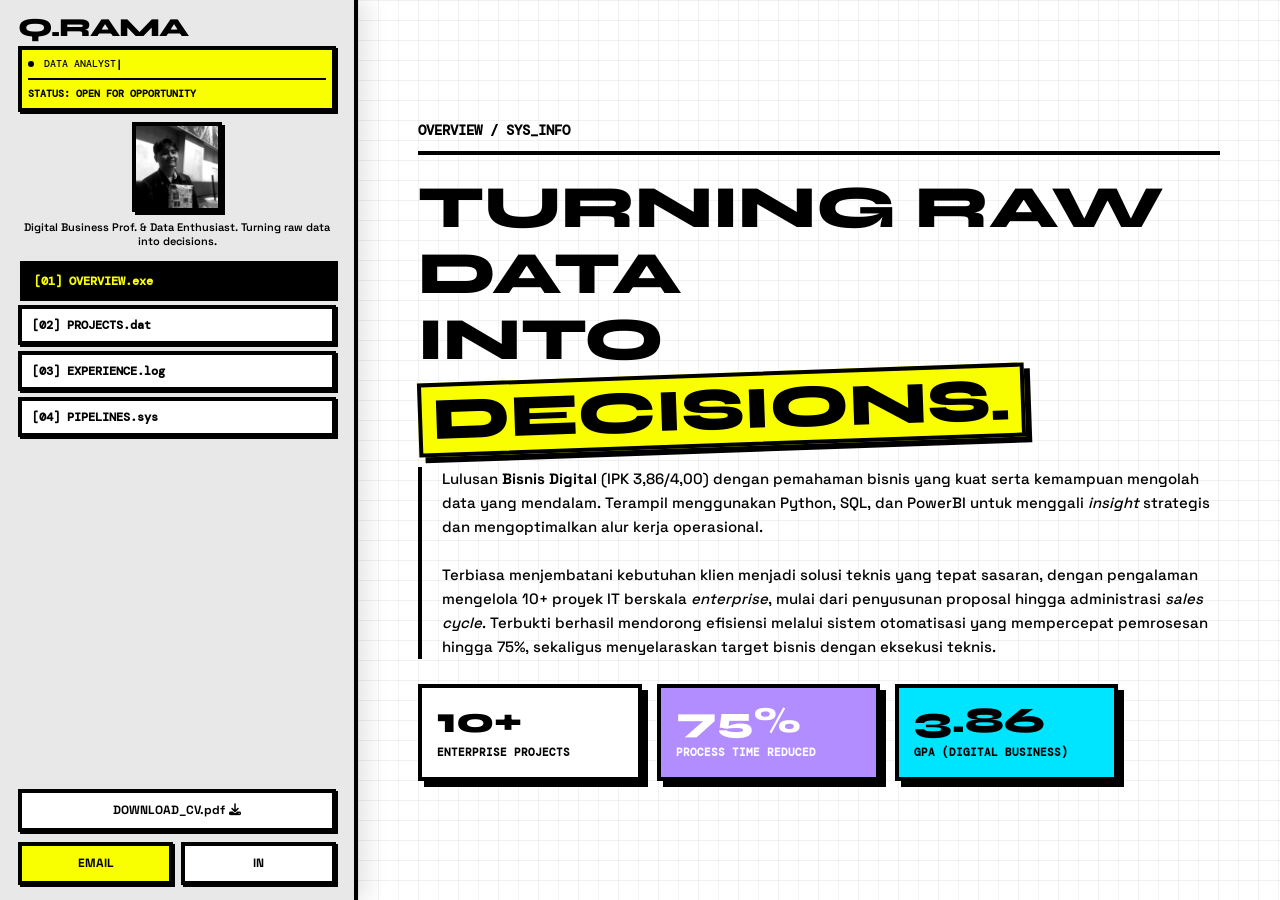
<file: index.html>
<!DOCTYPE html>
<html lang="id">
<head>
  <meta charset="UTF-8">
  <meta name="viewport" content="width=device-width, initial-scale=1.0">
  <title>Q.RAMA | DATA TERMINAL</title>

  <!-- Fonts -->
  <link rel="preconnect" href="https://fonts.googleapis.com">
  <link rel="preconnect" href="https://fonts.gstatic.com" crossorigin>
  <link href="https://fonts.googleapis.com/css2?family=Space+Grotesk:wght@400;600;700&family=Syne:wght@600;800&family=DM+Mono:wght@400;500&display=swap" rel="stylesheet">
  <link rel="stylesheet" href="https://cdnjs.cloudflare.com/ajax/libs/font-awesome/6.5.2/css/all.min.css">

  <!-- CSS -->
  <link rel="stylesheet" href="style.css">
</head>
<body>

  <div class="terminal-layout">

    <!-- ================= PANEL KIRI (CONTROL CENTER) ================= -->
    <aside class="control-panel">

      <div class="cp-header">
        <!-- Hapus efek kedip di sini -->
        <h1 class="logo-text">Q.RAMA</h1>

        <div class="status-box bg-yellow">
          <!-- Efek Typing Dinamis -->
          <div style="margin-bottom: 6px;">
            <span class="status-dot"></span> <span id="typing-text"></span><span class="typing-cursor">|</span>
          </div>
          <!-- Status Baru -->
          <div style="border-top: 2px solid black; padding-top: 6px; font-weight: 700;">
            STATUS: OPEN FOR OPPORTUNITY
          </div>
        </div>
      </div>

      <div class="cp-profile">
        <div class="photo-brutal">
          <img src="images/home3.jpeg" alt="Quinasa Rama">
        </div>
        <p class="profile-desc">Digital Business Prof. & Data Enthusiast. Turning raw data into decisions.</p>
      </div>

      <nav class="cp-nav">
        <button class="nav-btn active" onclick="switchPanel('cmd-overview')">[01] OVERVIEW.exe</button>
        <button class="nav-btn" onclick="switchPanel('cmd-projects')">[02] PROJECTS.dat</button>
        <button class="nav-btn" onclick="switchPanel('cmd-experience')">[03] EXPERIENCE.log</button>
        <button class="nav-btn" onclick="switchPanel('cmd-pipelines')">[04] PIPELINES.sys</button>
      </nav>

      <div class="cp-footer">
        <a href="CV_Quinasa Rama.pdf" target="_blank" class="action-btn bg-white w-100">DOWNLOAD_CV.pdf <i class="fas fa-download"></i></a>
        <div class="social-grid mt-2">
          <a href="mailto:quinasarama@gmail.com" class="action-btn bg-yellow w-100">EMAIL</a>
          <a href="https://linkedin.com/in/quinasa-rama-63125a259/" target="_blank" class="action-btn bg-white w-100">IN</a>
        </div>
      </div>

    </aside>

    <!-- ================= PANEL KANAN (DISPLAY CANVAS) ================= -->
    <main class="display-canvas">

      <!-- SCREEN 1: OVERVIEW -->
      <section id="cmd-overview" class="screen active">
        <h2 class="screen-title">OVERVIEW <span>/ SYS_INFO</span></h2>

        <h1 class="giant-headline">
          TURNING RAW DATA <br> INTO <span class="bg-yellow px-2 border-black rotate-text">DECISIONS.</span>
        </h1>

        <!-- KONTEN CV: SUMMARY -->
        <div class="text-block">
            <p>Lulusan <strong>Bisnis Digital</strong> (IPK 3,86/4,00) dengan pemahaman bisnis yang kuat serta kemampuan mengolah data yang mendalam. Terampil menggunakan Python, SQL, dan PowerBI untuk menggali <em>insight</em> strategis dan mengoptimalkan alur kerja operasional.</p>
            <br>
            <p>Terbiasa menjembatani kebutuhan klien menjadi solusi teknis yang tepat sasaran, dengan pengalaman mengelola 10+ proyek IT berskala <em>enterprise</em>, mulai dari penyusunan proposal hingga administrasi <em>sales cycle</em>. Terbukti berhasil mendorong efisiensi melalui sistem otomatisasi yang mempercepat pemrosesan hingga 75%, sekaligus menyelaraskan target bisnis dengan eksekusi teknis.</p>
        </div>

        <div class="metrics-grid mt-4">
          <div class="metric-box bg-white">
            <h3 class="metric-val">10+</h3>
            <p class="metric-label">Enterprise Projects</p>
          </div>
          <div class="metric-box bg-purple text-white">
            <h3 class="metric-val text-white">75%</h3>
            <p class="metric-label">Process Time Reduced</p>
          </div>
          <div class="metric-box bg-cyan">
            <h3 class="metric-val">3.86</h3>
            <p class="metric-label">GPA (Digital Business)</p>
          </div>
        </div>
      </section>

      <!-- SCREEN 2: PROJECTS (HORIZONTAL SCROLL) -->
      <section id="cmd-projects" class="screen">
        <h2 class="screen-title">PROJECTS <span>/ DATA_VAULT</span></h2>

        <div class="horizontal-scroll-container">

          <!-- DW Project -->
          <div class="brutal-card-h">
            <div class="card-img-wrap">
              <img src="images/dw-architecture.png" alt="Data Warehouse" class="card-img">
              <span class="tag-floating bg-yellow">DATA ENG</span>
            </div>
            <div class="card-body">
              <h3>Enterprise SQL Data Warehouse</h3>
              <p>Membangun arsitektur Medallion dari nol untuk menganalisis jutaan baris data CRM & ERP. Menemukan insight strategis produk unggulan.</p>

              <!-- Wrapper tombol & tags agar tidak berantakan -->
              <div style="margin-top: auto;">
                <button class="action-btn bg-white w-100 mb-2" onclick="openProject('dw')">VIEW DETAILS</button>
                <div class="tech-tags">
                  <span>SQL Server</span><span>Medallion</span><span>Power BI</span>
                </div>
              </div>
            </div>
          </div>

          <!-- Churn Predictor -->
          <div class="brutal-card-h bg-black text-yellow">
            <div class="card-img-wrap border-yellow">
              <img src="images/foto-1.png" alt="Churn Prediction" class="card-img">
              <span class="tag-floating bg-purple text-white border-yellow">MACHINE LEARNING</span>
            </div>
            <div class="card-body">
              <h3 class="text-yellow">Customer Churn Predictor</h3>
              <p class="text-white">Mendeteksi nasabah berisiko churn via model SVC. Dideploy secara live ke web app untuk digunakan oleh tim bisnis.</p>

              <!-- Wrapper tombol & tags -->
              <div style="margin-top: auto;">
                <button class="action-btn bg-white w-100 mb-2" onclick="openProject('churn')">VIEW DETAILS</button>
                <div class="tech-tags">
                  <span class="bg-white text-black" style="border-color: var(--yellow);">Python</span><span class="bg-white text-black" style="border-color: var(--yellow);">Flask</span><span class="bg-white text-black" style="border-color: var(--yellow);">SVC</span>
                </div>
              </div>
            </div>
          </div>

          <!-- Segmentation -->
          <div class="brutal-card-h">
            <div class="card-img-wrap">
              <img src="images/foto-2.png" alt="Segmentation" class="card-img">
              <span class="tag-floating bg-cyan">MACHINE LEARNING</span>
            </div>
            <div class="card-body">
              <h3>Mall Customer Segmentation</h3>
              <p>Unsupervised learning K-Means clustering untuk menemukan 5 segmen pelanggan tersembunyi demi optimasi ROI marketing.</p>

              <!-- Wrapper tombol & tags -->
              <div style="margin-top: auto;">
                <button class="action-btn bg-white w-100 mb-2" onclick="openProject('segmentation')">VIEW DETAILS</button>
                <div class="tech-tags">
                  <span>K-Means</span><span>Plotly</span><span>Python</span>
                </div>
              </div>
            </div>
          </div>

        </div>
        <p class="scroll-hint"><i class="fas fa-arrows-alt-h"></i> SCROLL HORIZONTALLY TO EXPLORE MORE</p>
      </section>

      <!-- SCREEN 3: EXPERIENCE (DATA TABLE STRUCTURE) -->
      <section id="cmd-experience" class="screen">
        <h2 class="screen-title">EXPERIENCE <span>/ EXEC_LOG</span></h2>

        <!-- KONTEN CV: WORK EXPERIENCE -->
        <table class="brutal-table">
          <thead>
            <tr>
              <th width="15%">TIMEFRAME</th>
              <th width="25%">ROLE & ORG</th>
              <th width="50%">IMPACT / DESCRIPTION</th>
              <th width="10%">DOCS</th>
            </tr>
          </thead>
          <tbody>
            <tr>
              <td class="bg-yellow fw-700">2026<br><small>Jun - Aug</small></td>
              <td>
                <h4 class="table-role">Business Dev. Exec</h4>
                <span class="table-org">PT Accelist Lentera Indonesia</span>
              </td>
              <td>Memfasilitasi siklus 10+ proyek IT untuk akun kunci (Toyota & Isuzu). Menerjemahkan kebutuhan bisnis menjadi <em>blueprint</em> IT. Menyusun estimasi biaya & <em>Scope of Work</em> (SoW) berbasis data alokasi sumber daya.</td>
              <td class="text-center">
                <button onclick="openGallery('accelist')" class="action-btn bg-white w-100">VIEW</button>
              </td>
            </tr>
            <tr>
              <td class="bg-cyan fw-700">2025<br><small>Feb - Jul</small></td>
              <td>
                <h4 class="table-role">Digital & IT Infra Intern</h4>
                <span class="table-org">PT MRT Jakarta (Perseroda)</span>
              </td>
              <td>Menganalisis performa infrastruktur (TVM & MyMRTJ Lite) dengan Python. Membuat aplikasi Android untuk otomasi registrasi barang, memangkas waktu proses 75% untuk 2000+ item. Melakukan UI/UX Testing untuk <em>onboarding</em> penyewa.</td>
              <td class="text-center">
                <button onclick="openGallery('mrt')" class="action-btn bg-white w-100">VIEW</button>
              </td>
            </tr>
            <tr>
              <td class="bg-pink fw-700">2023<br><small>Mar - Aug</small></td>
              <td>
                <h4 class="table-role">IoT Product Leader (PKM-KC)</h4>
                <span class="table-org">Kemendikbudristek RI</span>
              </td>
              <td>Mendapatkan pendanaan nasional (Top 12% dari 42.000+ proposal). Memimpin <em>end-to-end development</em> prototipe produk MVP IoT berbasis <em>Design Thinking</em> & UI/UX Figma.</td>
              <td class="text-center">
                <button onclick="openGallery('pkm')" class="action-btn bg-white w-100">VIEW</button>
              </td>
            </tr>
          </tbody>
        </table>
      </section>

      <!-- SCREEN 4: PIPELINES -->
      <section id="cmd-pipelines" class="screen">
        <h2 class="screen-title">PIPELINES <span>/ AUTOMATION_SCRIPTS</span></h2>

        <div class="pipeline-grid">

          <div class="pipeline-box bg-purple text-white">
            <div class="pipe-head border-yellow border-bottom pb-2">
              <h3 class="text-white"><i class="fas fa-satellite-dish"></i> INDO FINTECH RADAR</h3>
              <span class="brutal-badge bg-yellow text-black border-yellow">IN PROGRESS</span>
            </div>
            <div class="pipe-body pt-2">
              <p>Automated intelligence pipeline via n8n & Supabase. Menarik 4 API harian, mendeteksi anomali via Python Z-score, dan men-generate ringkasan AI via LLM.</p>
              <div class="tech-tags mt-2">
                <span class="bg-black text-white border-yellow">n8n</span>
                <span class="bg-black text-white border-yellow">Python</span>
                <span class="bg-black text-white border-yellow">LLM API</span>
              </div>
            </div>
          </div>

          <div class="pipeline-box bg-white">
            <div class="pipe-head border-black border-bottom pb-2">
              <h3><i class="fas fa-bolt"></i> FINTECH PULSE MONITOR</h3>
              <span class="brutal-badge bg-cyan text-black">LIVE</span>
            </div>
            <div class="pipe-body pt-2">
              <p>Sistem hands-free yang menarik data Kurs harian via API ke Google Sheets dan mendistribusikan digest otomatis ke Telegram Bot setiap pagi.</p>
              <div class="tech-tags mt-2">
                <span class="bg-light text-black">Google Sheets</span>
                <span class="bg-light text-black">Telegram Bot</span>
              </div>
            </div>
          </div>

        </div>
      </section>

    </main>
  </div>

  <!-- ================= GALERI FOTO MODAL (Untuk Experience View) ================= -->
  <!-- Tambahkan onclick="closeGallery()" pada overlay gelap untuk "Click Outside to Close" -->
  <div id="gallery-modal" class="brutal-modal-overlay" onclick="if(event.target === this) closeGallery()">
    <div class="brutal-modal-box bg-white">
      <div class="modal-header border-bottom pb-2 mb-3" style="display:flex; justify-content:space-between; align-items:center;">
        <h2 id="gallery-title" style="font-family:var(--font-display); text-transform:uppercase;">DOCUMENTATION</h2>
        <button class="action-btn bg-pink" onclick="closeGallery()">CLOSE [X]</button>
      </div>

      <!-- Slider Gallery -->
      <div class="brutal-slider-wrapper">
        <button class="brutal-slider-btn prev" onclick="moveGallery(-1)"><i class="fas fa-chevron-left"></i></button>
        <button class="brutal-slider-btn next" onclick="moveGallery(1)"><i class="fas fa-chevron-right"></i></button>
        <div class="brutal-slider-track" id="gallery-track">
          <!-- Images injected by JS -->
        </div>
      </div>

      <div id="gallery-caption" class="bg-yellow border-black mt-2" style="padding: 12px; font-family: var(--font-mono); font-size: 14px; font-weight: 700; text-align: center; text-transform: uppercase; box-shadow: 4px 4px 0px var(--black);">
          <!-- Text injected by JS -->
      </div>
    </div>
  </div>

  <!-- ================= PROJECT DETAILS MODAL ================= -->
  <!-- Tambahkan onclick="closeProject()" pada overlay gelap untuk "Click Outside to Close" -->
  <div id="project-modal" class="brutal-modal-overlay" onclick="if(event.target === this) closeProject()">
    <div class="brutal-modal-box bg-white">
      <div class="modal-header border-bottom pb-2 mb-3" style="display:flex; justify-content:space-between; align-items:center;">
        <h2 id="project-title" style="font-family:var(--font-display); text-transform:uppercase;">PROJECT TITLE</h2>
        <button class="action-btn bg-yellow" onclick="closeProject()">CLOSE [X]</button>
      </div>
      <div id="project-content" style="font-size: 15px; font-weight: 500; line-height: 1.6; max-height: 50vh; overflow-y: auto; padding-right: 10px;">
          <!-- Detail disuntikkan oleh JS -->
      </div>
    </div>
  </div>

  <!-- Scripts -->
  <script>
      /* PANELS SWITCHING LOGIC */
      function switchPanel(panelId) {
        document.querySelectorAll('.screen').forEach(el => el.classList.remove('active'));
        document.getElementById(panelId).classList.add('active');
        document.querySelectorAll('.nav-btn').forEach(btn => btn.classList.remove('active'));
        event.currentTarget.classList.add('active');
      }

      /* GALLERY LOGIC (Experience Docs) */
      const galleryData = {
        'accelist': [
          { src: 'images/Accelist1.jpg',  caption: 'Dokumentasi bersama Management PT Accelist Lentera Indonesia' },
          { src: 'images/Accelist2.jpg', caption: 'Surat Rekomendasi PT Accelist Lentera Indonesia' }
        ],
        'mrt': [
          { src: 'images/mrt_foto1.jpeg', caption: 'Presentasi penggunaan produk Martishop dengan tim internal' },
          { src: 'images/mrt_foto2.jpeg', caption: 'Foto bersama Departemen IT & Infrastructure Business PT MRT Jakarta' },
          { src: 'images/mrt_foto3.jpg', caption: 'Bidang kerja selama magang di PT MRT Jakarta' },
          { src: 'images/SertifikatMagang.jpg', caption: 'Sertifikat Magang PT MRT Jakarta' }
        ],
        'pkm': [
          { src: 'images/pkm_foto1.jpg', caption: 'Sertifikat PKM-KC dari Kemendikbudristek RI' },
          { src: 'images/pkm_foto2.jpg', caption: 'Sertifikat PKM-KC dari Universitas Negeri Jakarta' },
          { src: 'images/pkm_foto3.png', caption: 'Deskripsi Scope of Work kegiatan PKM-KC 1' },
          { src: 'images/pkm_foto4.png', caption: 'Deskripsi Scope of Work kegiatan PKM-KC 2' },
          { src: 'images/pkm_foto5.png', caption: 'Deskripsi Scope of Work kegiatan PKM-KC 3' }
        ]
      };

      window.galleryState = {
          index: 0,
          key: ''
      };

      function openGallery(key) {
        const track = document.getElementById('gallery-track');
        const title = document.getElementById('gallery-title');
        const captionBox = document.getElementById('gallery-caption');

        if (!galleryData[key]) {
            console.error("Data galeri tidak ditemukan untuk kunci:", key);
            return;
        }

        track.innerHTML = '';
        window.galleryState.key = key;
        window.galleryState.index = 0;
        title.innerText = key + " DOCS";

        galleryData[key].forEach(item => {
          const img = document.createElement('img');
          img.src = item.src;
          track.appendChild(img);
        });

        track.style.transform = `translateX(0)`;
        captionBox.innerText = galleryData[key][0].caption;
        document.getElementById('gallery-modal').classList.add('active');
      }

      function closeGallery() {
        document.getElementById('gallery-modal').classList.remove('active');
      }

      function moveGallery(direction) {
        const track = document.getElementById('gallery-track');
        const captionBox = document.getElementById('gallery-caption');

        const currentKey = window.galleryState.key;
        const slidesCount = galleryData[currentKey].length;

        if(slidesCount === 0) return;

        window.galleryState.index += direction;

        if (window.galleryState.index < 0) {
            window.galleryState.index = slidesCount - 1;
        } else if (window.galleryState.index >= slidesCount) {
            window.galleryState.index = 0;
        }

        track.style.transform = `translateX(-${window.galleryState.index * 100}%)`;
        captionBox.innerText = galleryData[currentKey][window.galleryState.index].caption;
      }

      /* ================= TYPING EFFECT LOGIC ================= */
      const roles = ["DATA ANALYST", "BUSINESS ANALYST", "BI DEVELOPER"]; // Saya update agar lebih relevan dengan Data & Business
      let roleIndex = 0;
      let charIndex = 0;
      let isDeleting = false;

      function typeEffect() {
        const currentRole = roles[roleIndex];
        const textElement = document.getElementById("typing-text");

        if (isDeleting) {
          textElement.innerText = currentRole.substring(0, charIndex - 1);
          charIndex--;
        } else {
          textElement.innerText = currentRole.substring(0, charIndex + 1);
          charIndex++;
        }

        let timer = isDeleting ? 50 : 100;

        if (!isDeleting && charIndex === currentRole.length) {
          timer = 2000;
          isDeleting = true;
        } else if (isDeleting && charIndex === 0) {
          isDeleting = false;
          roleIndex = (roleIndex + 1) % roles.length;
        }
        setTimeout(typeEffect, timer);
      }

      document.addEventListener("DOMContentLoaded", typeEffect);


      /* ================= PROJECT POP-UP LOGIC ================= */
      const projectDetails = {
        'dw': {
          title: "Enterprise SQL Data Warehouse",
          content: "<p><strong>Objektif:</strong><br>Sistem pelaporan di perusahaan sangat lambat karena data CRM dan ERP yang terpencar di berbagai sumber.</p><br><p><strong>Solusi Teknis:</strong><br>Merancang <em>automated data warehouse</em> yang mengintegrasikan seluruh data dari berbagai sumber (CRM/ERP).<br>Diimplementasikan menggunakan <strong>Medallion Architecture (Bronze, Silver, Gold layers)</strong> di SQL Server.<br>Mendesain struktur <em>Star Schema</em> melalui <em>automated ETL pipelines</em>.</p><br><p><strong>Dampak Bisnis (Impact):</strong><br>Waktu pemrosesan dan ekstraksi pelaporan berkurang drastis, memungkinkan laporan dilakukan secara *real-time*.<br>Mampu memberikan <em>strategic insight</em> dengan mengidentifikasi *single product category* yang mendrive >90% total revenue untuk menentukan panduan strategi penjualan.</p>"
        },
        'churn': {
          title: "Customer Churn Predictor Web App",
          content: "<p><strong>Objektif:</strong><br>Bank perlu mendeteksi kemungkinan nasabah berpindah (<em>churn</em>) lebih awal untuk melakukan tindakan pencegahan.</p><br><p><strong>Solusi Teknis:</strong><br>Mengembangkan ML Pipeline yang membandingkan 4 model klasifikasi algoritma (Random Forest, Logistic Regression, XGBoost, dll).<br>Mencapai <strong>0.77 recall score</strong> menggunakan model <em>Support Vector Classification (SVC)</em>.<br>Membangun aplikasi web (<em>Predictive Web Application</em>) dengan <strong>Flask (Python)</strong>.</p><br><p><strong>Dampak Bisnis (Impact):</strong><br>Mentransisikan model *Machine Learning* dari sekadar *Jupyter notebook* statis menjadi *tool* bisnis yang *live* dan interaktif. Tim bisnis kini bisa memprediksi nasabah *churn* secara <em>real-time</em> untuk mengeksekusi strategi retensi proaktif.</p>"
        },
        'segmentation': {
          title: "Mall Customer Segmentation",
          content: "<p><strong>Objektif:</strong><br>Strategi marketing <em>mall</em> yang tidak efisien karena kampanye dipukul rata tanpa melihat profil belanja spesifik pelanggan.</p><br><p><strong>Solusi Teknis:</strong><br>Menerapkan pendekatan <em>unsupervised learning</em> (K-Means Clustering) menggunakan Python (Pandas, Scikit-learn).<br>Menganalisis anomali data serta melakukan reduksi dimensi, kemudian memvisualisasikannya via <strong>Plotly</strong>.</p><br><p><strong>Dampak Bisnis (Impact):</strong><br>Berhasil mengekstraksi 5 persona pelanggan tersembunyi (*hidden patterns*). Ini sangat vital untuk mengoptimalkan ROI <em>marketing</em> melalui promosi target yang jauh lebih efisien.</p>"
        }
      };

      function openProject(key) {
        document.getElementById('project-title').innerText = projectDetails[key].title;
        document.getElementById('project-content').innerHTML = projectDetails[key].content;
        document.getElementById('project-modal').classList.add('active');
      }

      function closeProject() {
        document.getElementById('project-modal').classList.remove('active');
      }
  </script>
</body>
</html>
</file>
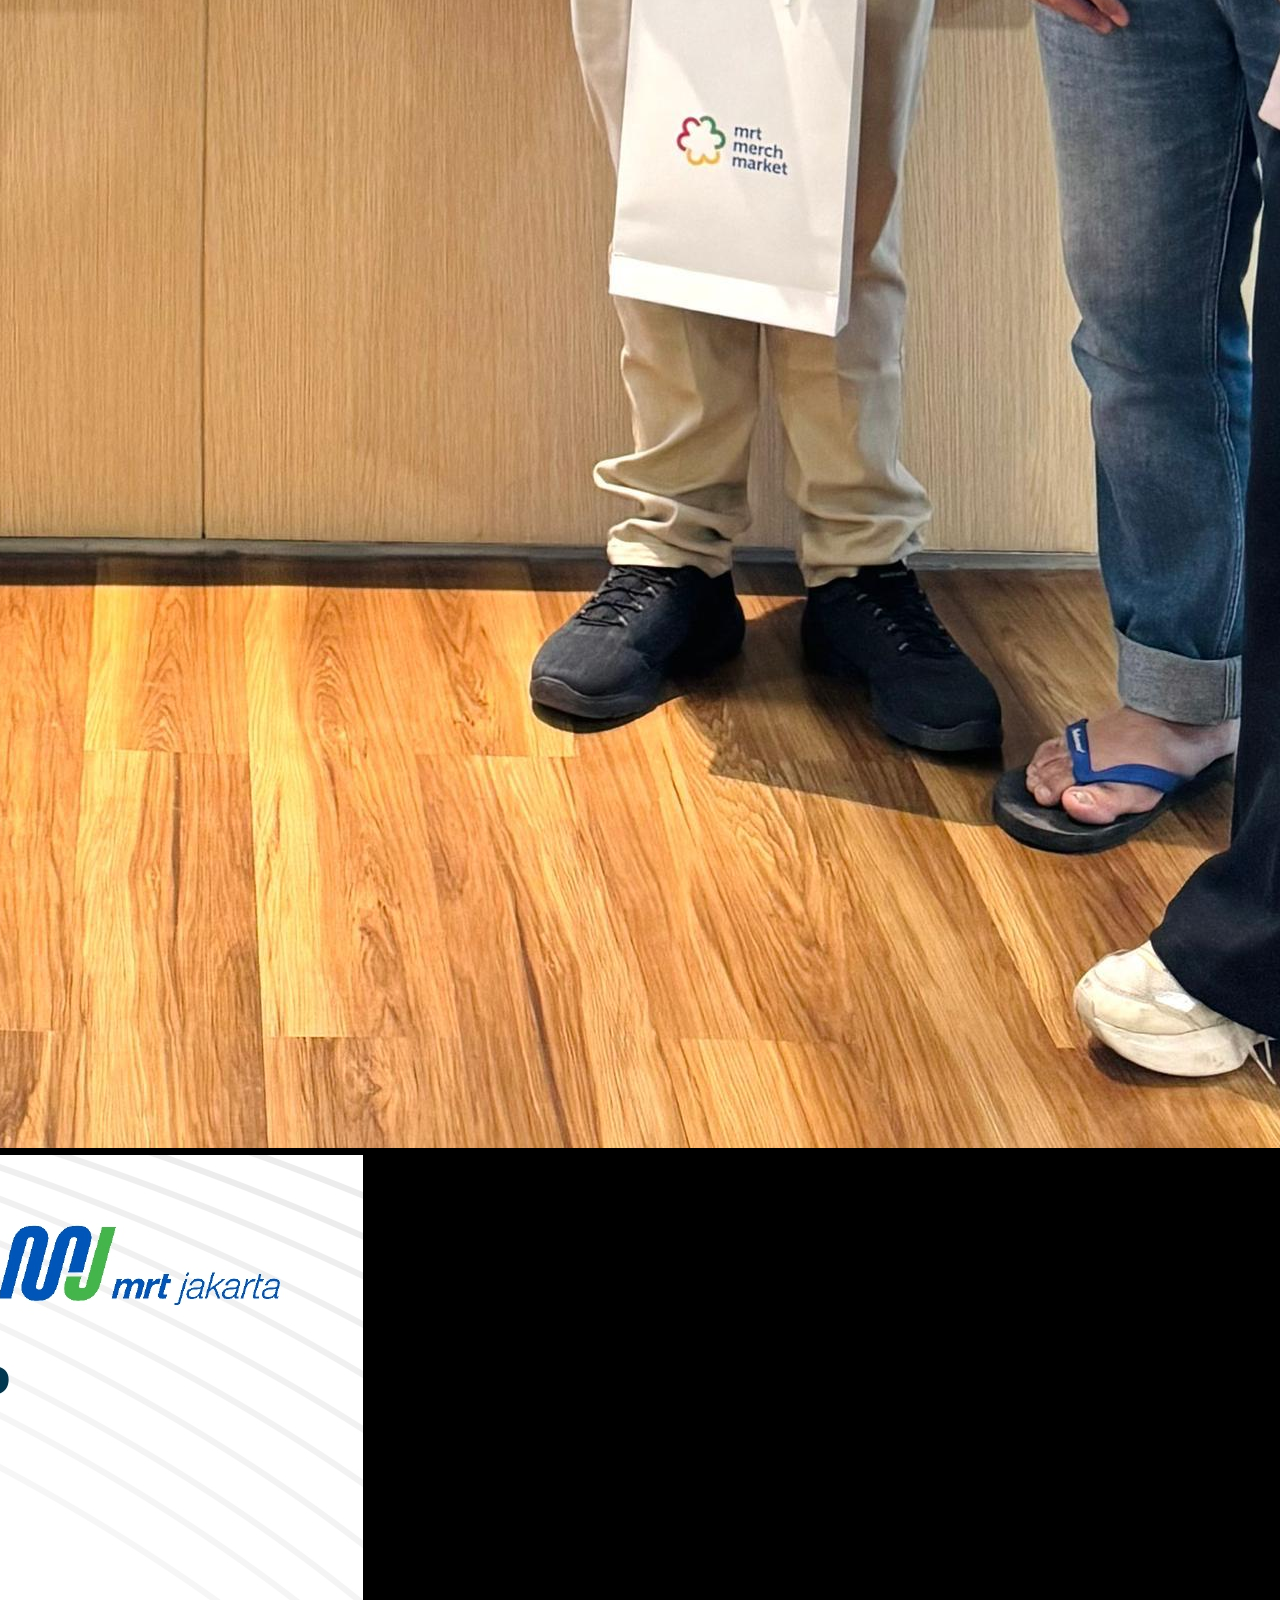
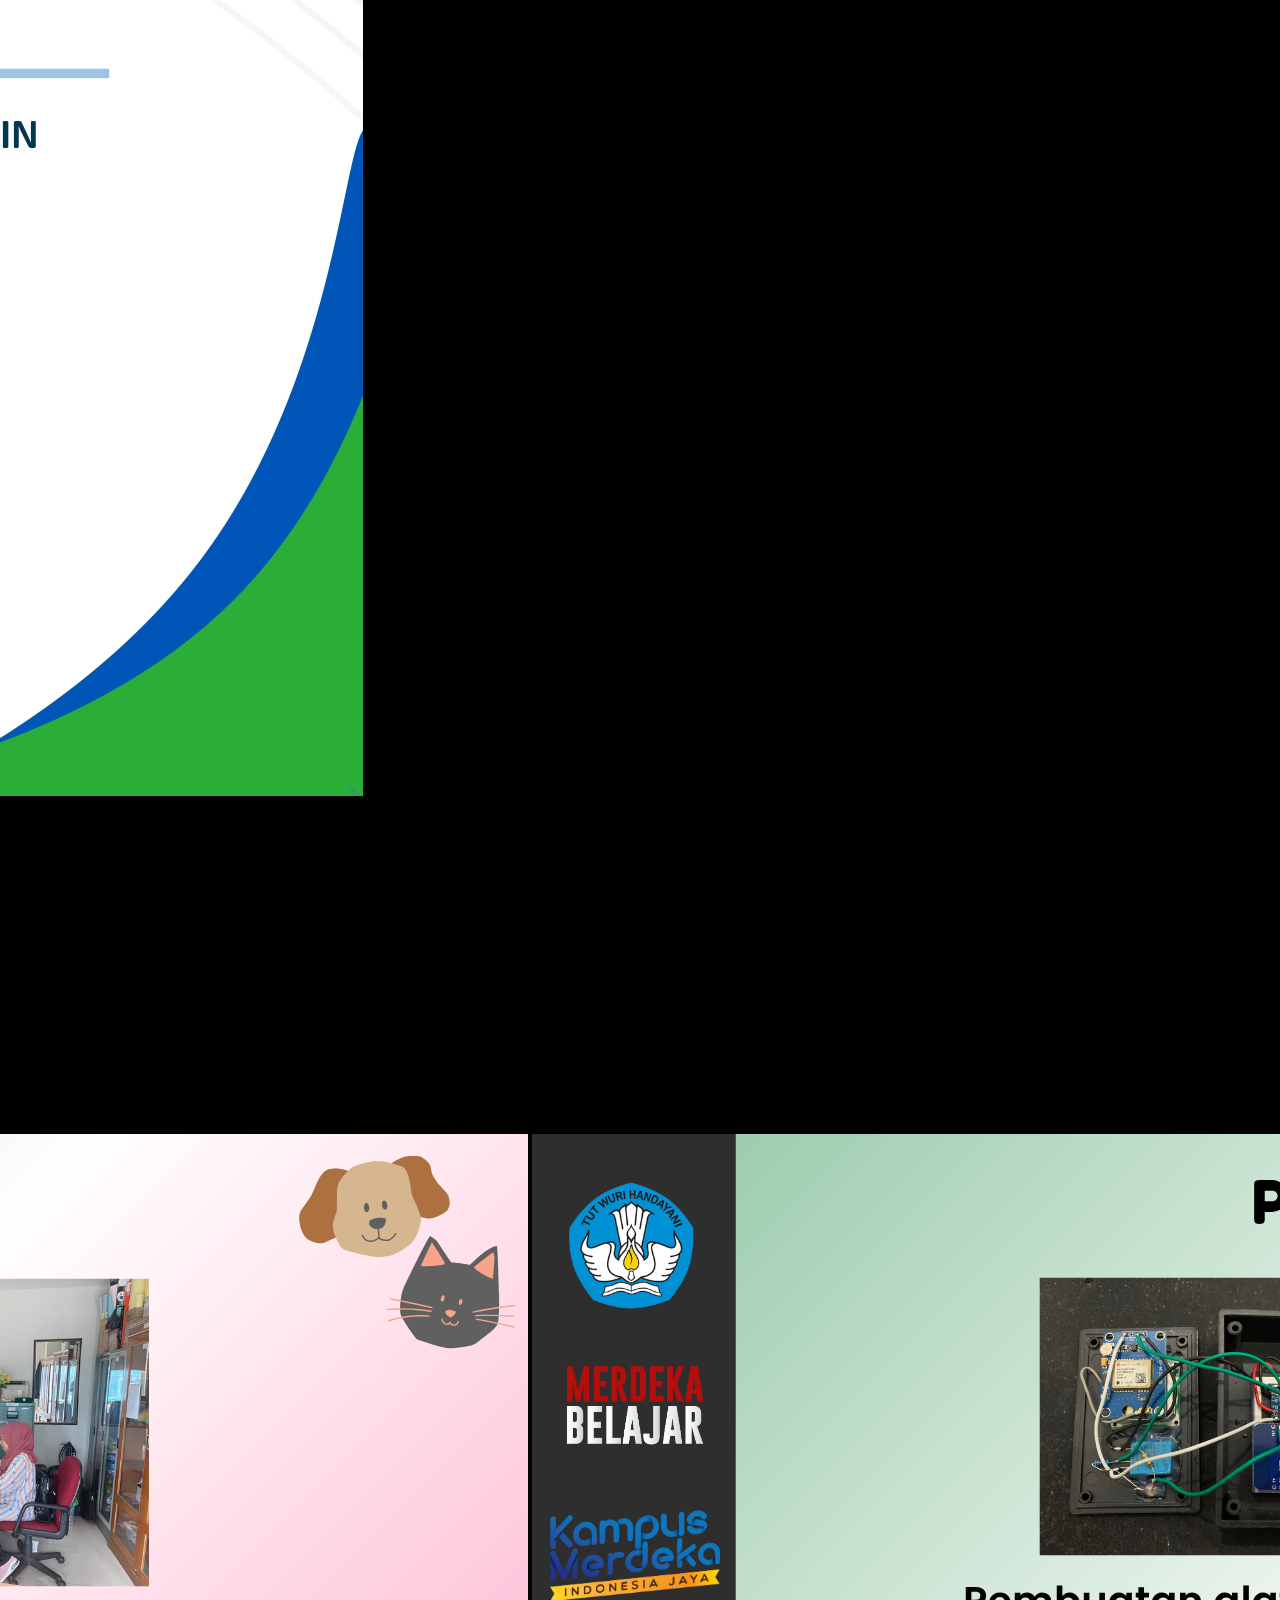
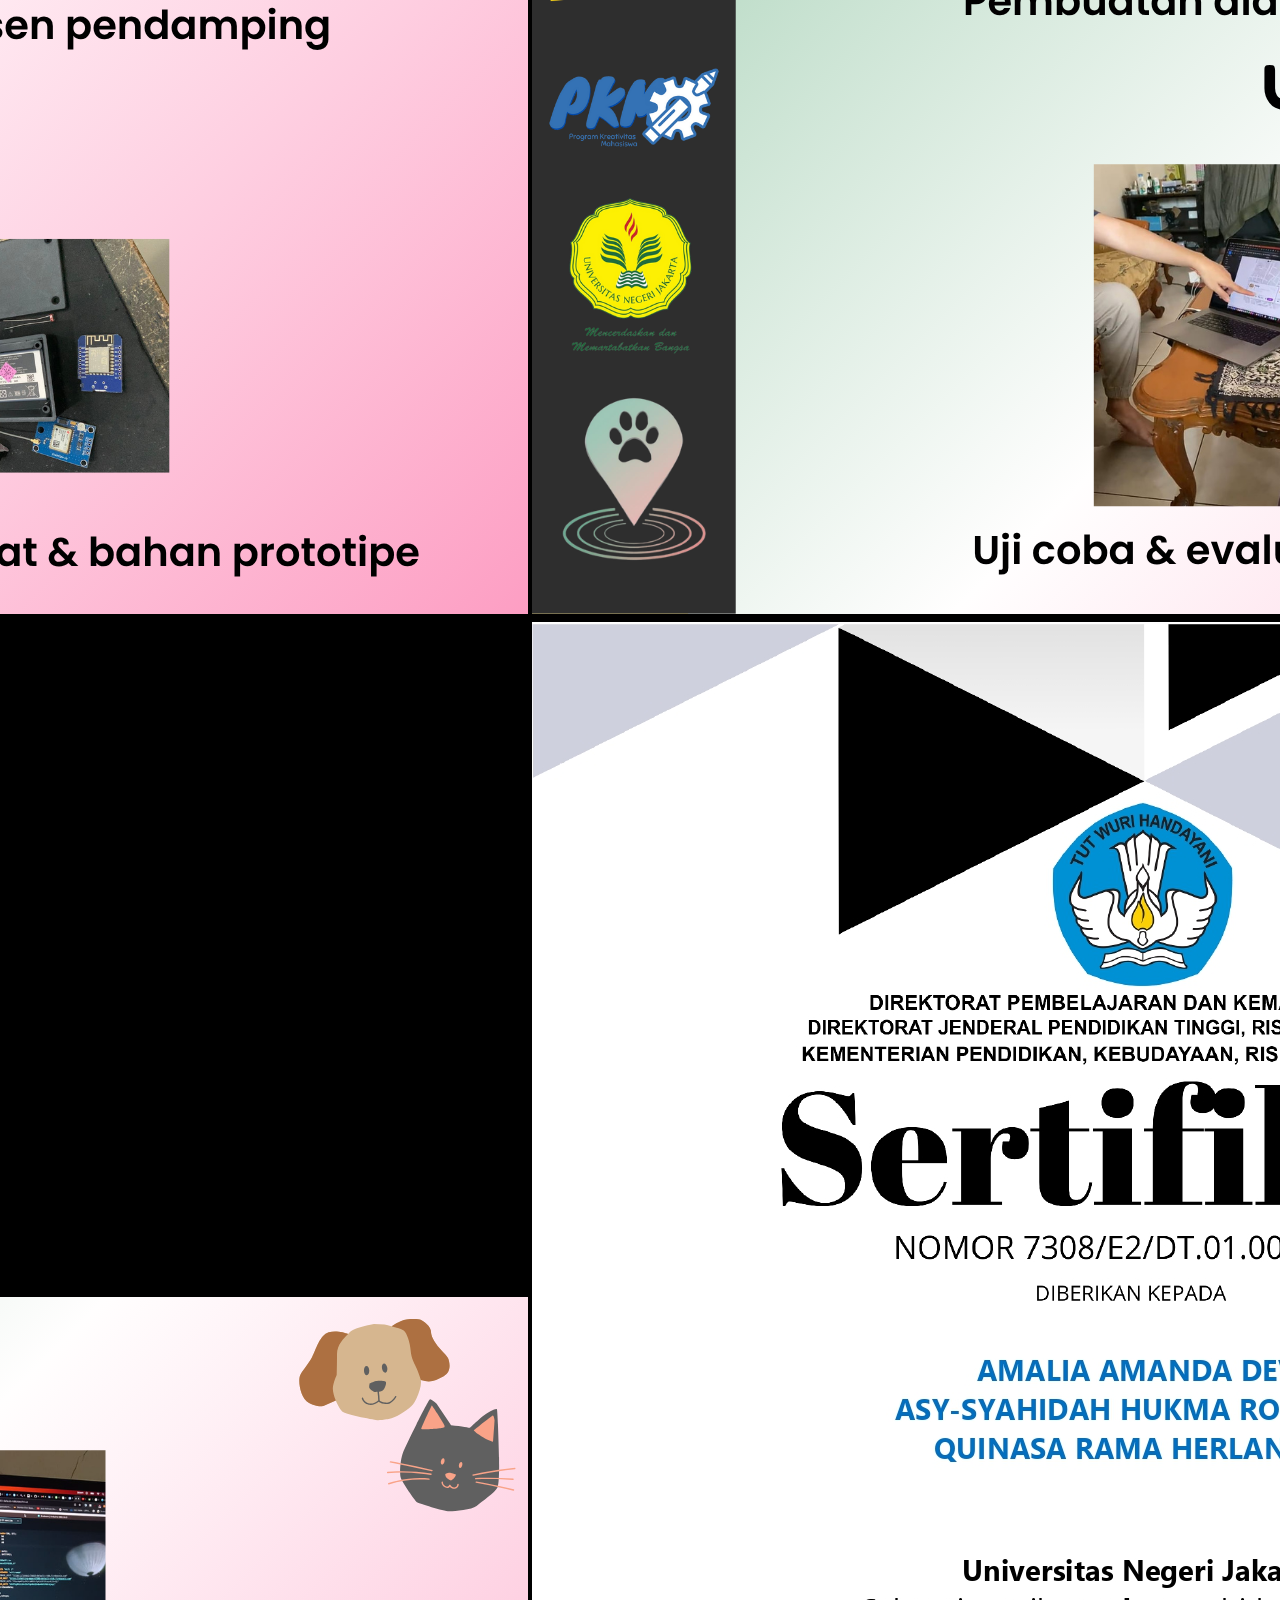
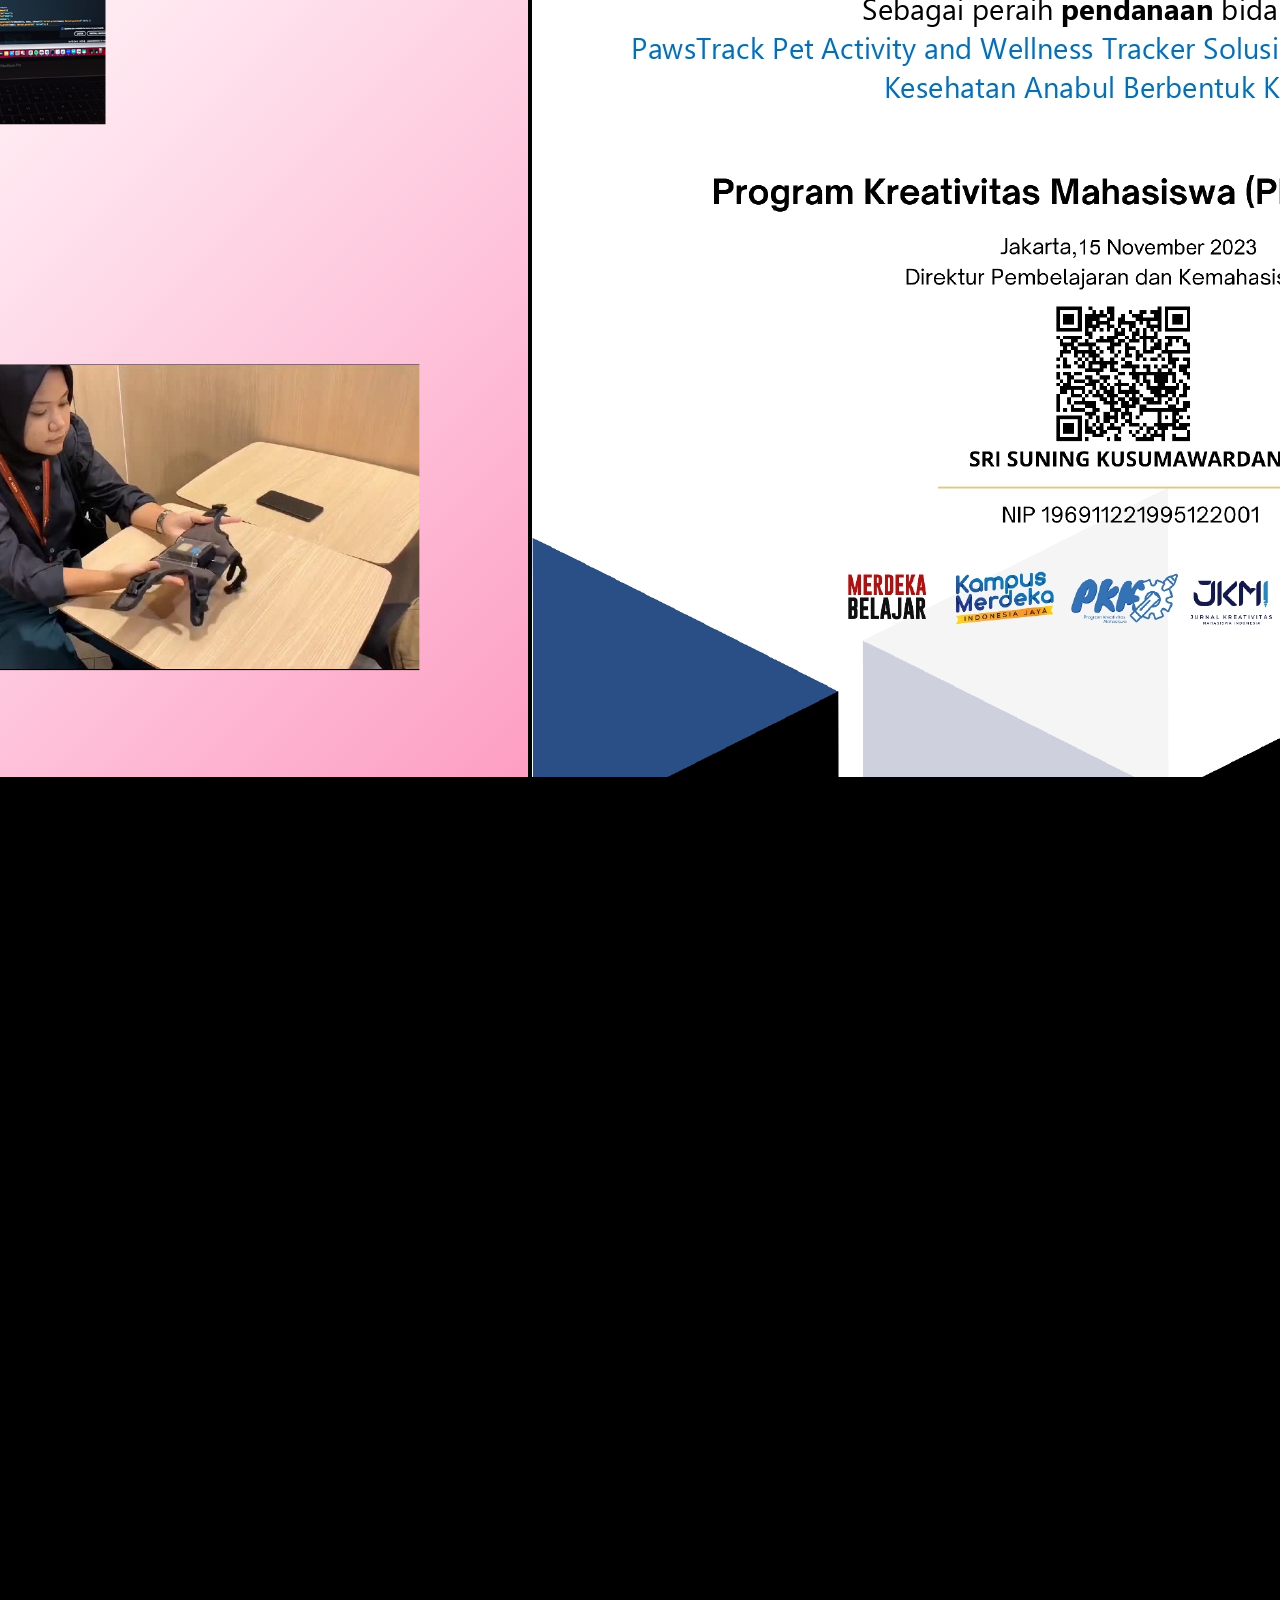
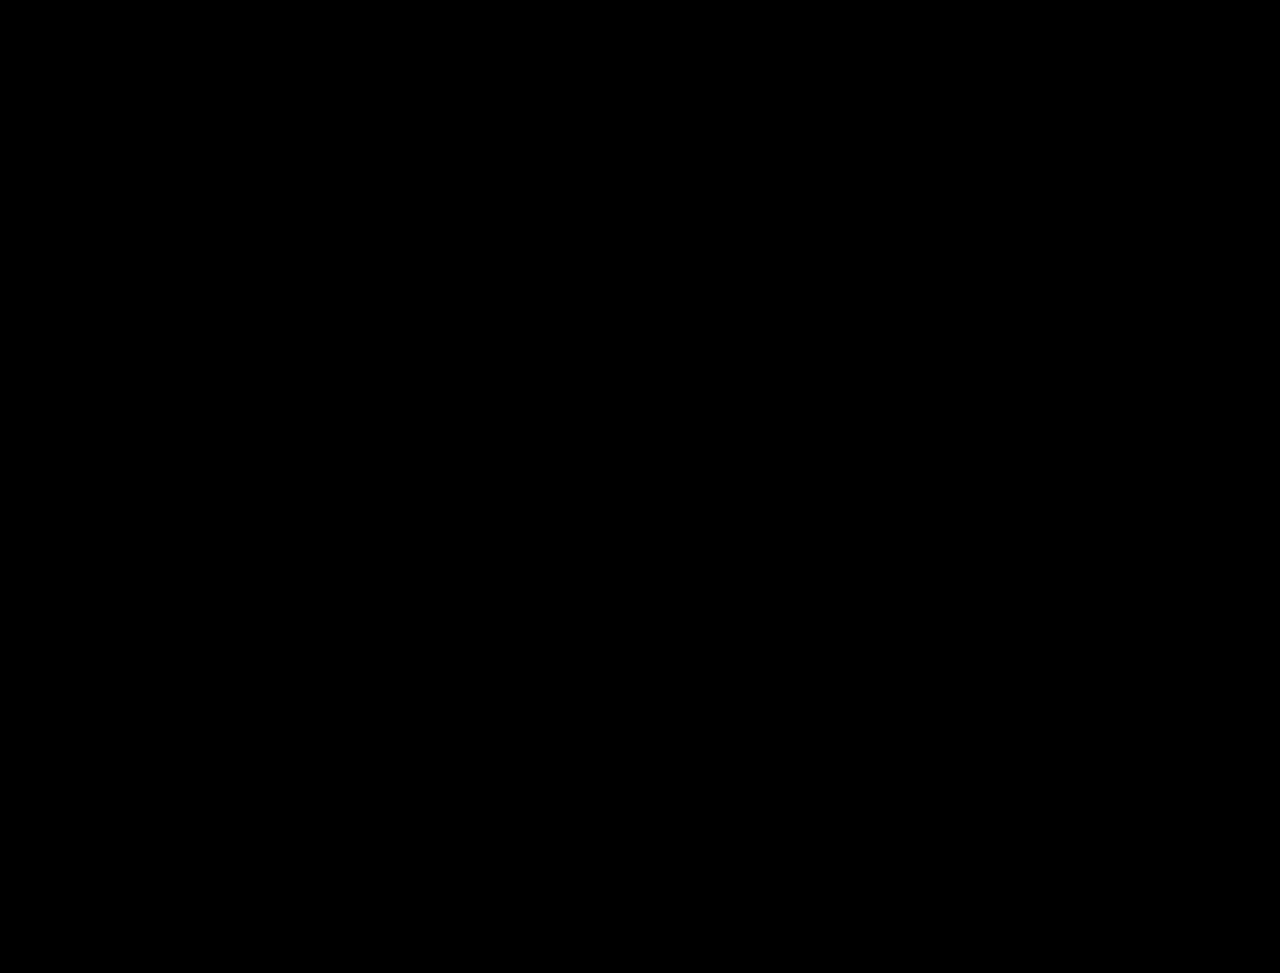
<file: experience.html>
<!DOCTYPE html>
<html lang="id">
<head>
  <meta charset="UTF-8" />
  <meta name="viewport" content="width=device-width, initial-scale=1.0" />
  
  <!-- SEO Dasar -->
  <meta name="description" content="Data Analyst specializing in Python, SQL, ML, and automated data pipelines. Fresh graduate with hands-on project experience across fintech, retail, and e-commerce.">
  <meta name="author" content="Quinasa Rama">
  <meta name="keywords" content="Data Analyst, Machine Learning, Python, SQL, Flask, Business Intelligence, Data Pipeline">
  
  <!-- Open Graph / Meta Tags (Untuk WhatsApp, LinkedIn, Facebook, dll) -->
  <meta property="og:title" content="Quinasa Rama — Data Analyst Portfolio">
  <meta property="og:description" content="Turning data into decisions. Explore end-to-end data pipelines, ML systems, and automated workflows.">
  <meta property="og:type" content="website">
  <meta property="og:url" content="https://1sleep231.github.io/qrama-portofolio/">
  <meta property="og:image" content="https://1sleep231.github.io/qrama-portofolio/images/og-image.png">
  
  <!-- Twitter Card (Opsional, tapi bagus untuk berjaga-jaga) -->
  <meta name="twitter:card" content="summary_large_image">
  <meta name="twitter:title" content="Quinasa Rama — Data Analyst Portfolio">
  <meta name="twitter:description" content="Turning data into decisions. Explore end-to-end data pipelines, ML systems, and automated workflows.">
  <meta name="twitter:image" content="https://1sleep231.github.io/qrama-portofolio/images/twitter-image.png">

  <title>Quinasa Rama — Data Analyst</title>
  
  <link rel="icon" type="image/png" href="images/favicon.ico">  
  <link rel="preconnect" href="https://fonts.googleapis.com" />
  <link rel="preconnect" href="https://fonts.gstatic.com" crossorigin />
  <link href="https://fonts.googleapis.com/css2?family=Plus+Jakarta+Sans:wght@400;500;600;700;800&family=DM+Mono:wght@400;500&display=swap" rel="stylesheet" />
  <link rel="stylesheet" href="https://cdnjs.cloudflare.com/ajax/libs/font-awesome/6.5.2/css/all.min.css" />
  <link rel="stylesheet" href="style.css" />
</head>

<body>
<header>
  <a href="index.html" class="logo"><span class="logo-dot"></span>Quinasa Rama</a>
  <nav>
    <a href="index.html">Overview</a>
    <a href="projects.html">Projects</a>
    <a href="experience.html" class="active">Experience</a>
    <a href="extras.html">Extras</a>
  </nav>
  <a href="CV_Quinasa Rama.pdf" class="cv-btn">↓ Download CV</a>
  <button class="hamburger" id="hamburgerBtn" aria-label="Toggle navigation">
    <span></span><span></span><span></span>
  </button>

</header>
<div class="mobile-nav" id="mobileNav">
  <a href="index.html" class="">Overview</a>
  <a href="projects.html" class="">Projects</a>
  <a href="experience.html" class="active">Experience</a>
  <a href="extras.html" class="">Extras</a>
</div>

<div class="page-wrap">

  <div class="page-label">Career</div>
  <h1>Experience & Impact</h1>

  <div class="timeline">
    <div class="titem">
      <div class="tcard">
        <div class="tcard-top">
          <div class="tcard-role">Digital & IT Infrastructure Business Intern</div>
          <div class="tcard-period">Feb 2025 – Jul 2025</div>
        </div>
        <div class="tcard-company">PT MRT Jakarta (Perseroda)</div>
        <div class="tcard-desc">Berkontribusi pada inisiatif optimalisasi bisnis dan infrastruktur digital melalui analisis data dan improvement proses operasional.</div>
        <ul class="tcard-bullets">
          <li>Mengidentifikasi peluang improvement dengan mengembangkan solusi aplikasi RFID untuk registrasi merchandise, mengurangi waktu proses sebesar <strong>75%</strong> untuk lebih dari <strong>2.000 item</strong>.</li>
          <li>Melakukan analisis data bulanan infrastruktur <strong>TVM & MyMRTJ Lite</strong> menggunakan Python dan Excel, menghasilkan business insight yang mendorong inisiatif optimalisasi layanan <strong>WhatsApp Ticketing Agent</strong>.</li>
          <li>Berkolaborasi lintas departemen melalui dokumentasi <strong>10+ rapat</strong>, memastikan keselarasan dan integrasi inisiatif digital.</li>
          <li>Melakukan UI/UX testing pada MartiShop, mengusulkan perbaikan fitur, dan berhasil melakukan <strong>onboarding 2 tenant baru</strong>.</li>
          <li>Mengelola proses vendor assessment untuk proyek PPOB dan audit teknis Telco.</li>
        </ul>

        <div class="slider-section">
          <div class="slider-label">Documentation</div>
          <div class="slider-wrap" id="slider-mrt">
            <div class="slider-track">
              <img src="images/mrt_foto1.jpeg" alt="MRT Jakarta 1">
              <img src="images/mrt_foto2.jpeg" alt="MRT Jakarta 2">
              <img src="images/SertifikatMagang.jpg" alt="Sertifikat Magang">
            </div>
            <button class="slider-btn prev" onclick="slideMove('slider-mrt', -1)">&#10094;</button>
            <button class="slider-btn next" onclick="slideMove('slider-mrt', 1)">&#10095;</button>
          </div>
        </div>
      </div>
    </div>
  </div>

  <div class="section-divider"></div>

  <div class="page-label">Achievements</div>
  <h1 style="font-size: clamp(26px,3.5vw,40px); margin-bottom: 36px;">Competitions & Recognition</h1>

  <div class="comp-grid">
    <div class="comp-card">
      <div class="comp-icon">🏆</div>
      <div>
        <div class="comp-title">Pekan Kreativitas Mahasiswa (PKM) 2023</div>
        <div class="comp-org">PKM Karsa Cipta (KC) · Kemendikbudristek · Mar – Oct 2023</div>
        <ul class="comp-bullets">
          <li>Memperoleh pendanaan untuk inovasi IoT pada hewan peliharaan, terpilih dari <strong>42.000+ proposal</strong> secara nasional.</li>
          <li>Menyusun strategi pengembangan produk end-to-end dengan <strong>design thinking</strong> untuk integrasi hardware-software, menyelesaikan MVP dalam 8 bulan.</li>
          <li>Mendesain UI/UX aplikasi mobile (7 halaman) menggunakan Figma dan mempresentasikannya pada sesi evaluasi bersama tim Kemendikbudristek.</li>
        </ul>

        <div class="slider-section">
          <div class="slider-label">Documentation</div>
          <div class="slider-wrap" id="slider-pkm">
            <div class="slider-track">
              <img src="images/pkm_foto3.png" alt="PKM 1">
              <img src="images/pkm_foto4.png" alt="PKM 2">
              <img src="images/pkm_foto5.png" alt="PKM 3">
              <img src="images/pkm_foto1.jpg" alt="PKM 4">
              <img src="images/pkm_foto2.jpg" alt="PKM 5">
            </div>
            <button class="slider-btn prev" onclick="slideMove('slider-pkm', -1)">&#10094;</button>
            <button class="slider-btn next" onclick="slideMove('slider-pkm', 1)">&#10095;</button>
          </div>
        </div>
      </div>
    </div>
  </div>

</div>

<footer>
  <span class="footer-copy">© 2025 Quinasa Rama · Built with intention.</span>
  <div class="footer-links">
    <a href="https://www.linkedin.com/in/quinasa-rama-63125a259/" target="_blank" rel="noopener noreferrer"><i class="fab fa-linkedin"></i></a>
    <a href="https://github.com/1sleep231" target="_blank" rel="noopener noreferrer"><i class="fab fa-github"></i></a>
    <a href="mailto:quinasarama@gmail.com"><i class="fas fa-envelope"></i></a>
  </div>
</footer>

<script>
  const sliders = {};
  function slideMove(id, dir) {
    if (!sliders[id]) sliders[id] = 0;
    const wrap = document.getElementById(id);
    const track = wrap.querySelector('.slider-track');
    const total = track.querySelectorAll('img').length;
    sliders[id] = (sliders[id] + dir + total) % total;
    track.style.transform = `translateX(${-sliders[id] * 100}%)`;
  }
</script>

<script>
  const btn = document.getElementById('hamburgerBtn');
  const nav = document.getElementById('mobileNav');
  btn.addEventListener('click', () => {
    nav.classList.toggle('open');
    btn.classList.toggle('open');
  });
  // Close on link click
  nav.querySelectorAll('a').forEach(a => a.addEventListener('click', () => {
    nav.classList.remove('open');
    btn.classList.remove('open');
  }));
</script>
</body>
</html>
</file>
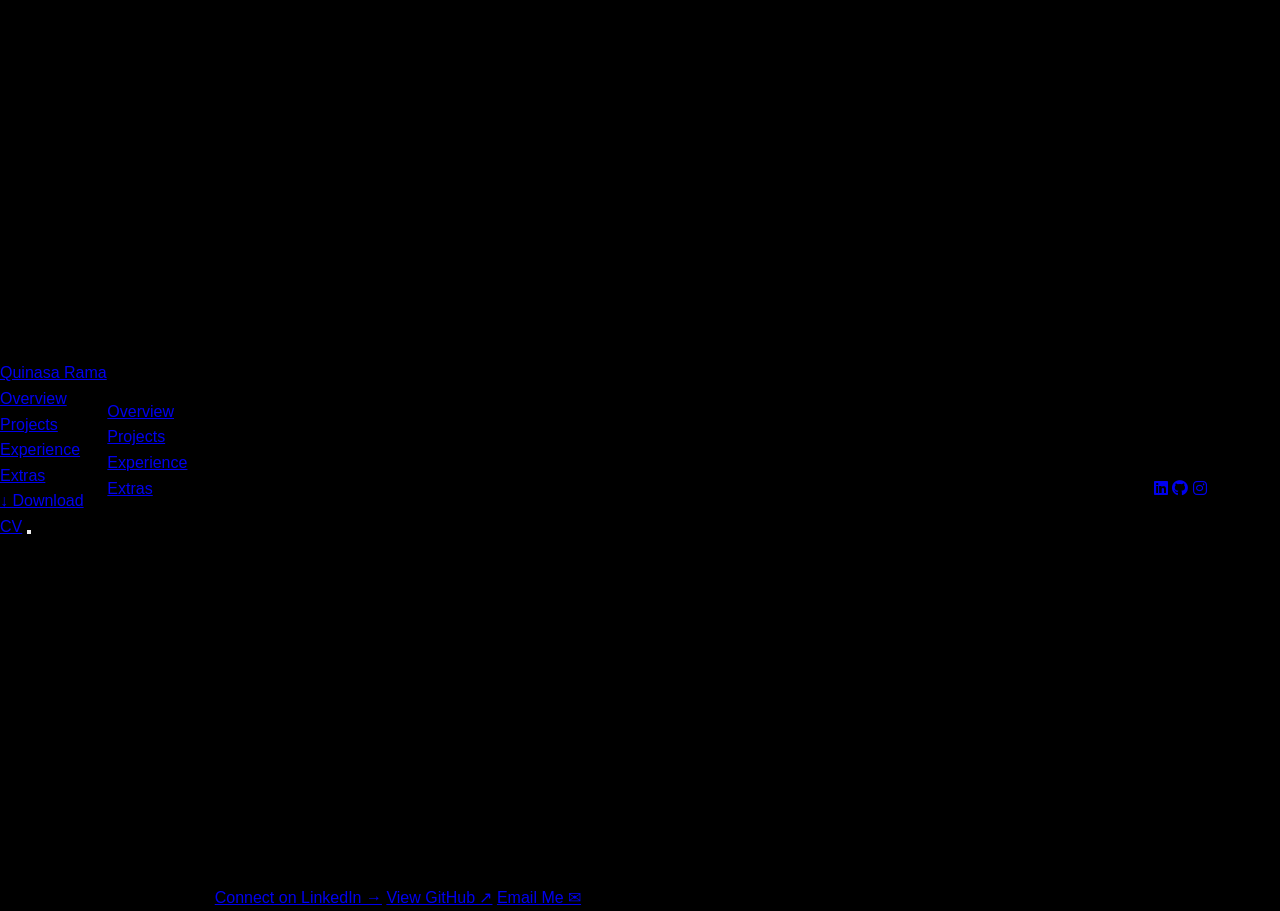
<file: extras.html>
<!DOCTYPE html>
<html lang="id">
<head>
  <meta charset="UTF-8" />
  <meta name="viewport" content="width=device-width, initial-scale=1.0" />
  
  <!-- SEO Dasar -->
  <meta name="description" content="Data Analyst specializing in Python, SQL, ML, and automated data pipelines. Fresh graduate with hands-on project experience across fintech, retail, and e-commerce.">
  <meta name="author" content="Quinasa Rama">
  <meta name="keywords" content="Data Analyst, Machine Learning, Python, SQL, Flask, Business Intelligence, Data Pipeline">
  
  <!-- Open Graph / Meta Tags (Untuk WhatsApp, LinkedIn, Facebook, dll) -->
  <meta property="og:title" content="Quinasa Rama — Data Analyst Portfolio">
  <meta property="og:description" content="Turning data into decisions. Explore end-to-end data pipelines, ML systems, and automated workflows.">
  <meta property="og:type" content="website">
  <meta property="og:url" content="https://1sleep231.github.io/qrama-portofolio/"> 
  <meta property="og:image" content="https://1sleep231.github.io/qrama-portofolio/images/og-image.png">
  
  <!-- Twitter Card (Opsional, tapi bagus untuk berjaga-jaga) -->
  <meta name="twitter:card" content="summary_large_image">
  <meta name="twitter:title" content="Quinasa Rama — Data Analyst Portfolio">
  <meta name="twitter:description" content="Turning data into decisions. Explore end-to-end data pipelines, ML systems, and automated workflows.">
  <meta name="twitter:image" content="https://1sleep231.github.io/qrama-portofolio/images/twitter-image.png">

  <title>Quinasa Rama — Data Analyst</title>
  
  <link rel="icon" type="image/png" href="images/favicon.ico">  
  <link rel="preconnect" href="https://fonts.googleapis.com" />
  <link rel="preconnect" href="https://fonts.gstatic.com" crossorigin />
  <link href="https://fonts.googleapis.com/css2?family=Plus+Jakarta+Sans:wght@400;500;600;700;800&family=DM+Mono:wght@400;500&display=swap" rel="stylesheet" />
  <link rel="stylesheet" href="https://cdnjs.cloudflare.com/ajax/libs/font-awesome/6.5.2/css/all.min.css" />
  <link rel="stylesheet" href="style.css" />
</head>

<body>
<header>
  <a href="index.html" class="logo"><span class="logo-dot"></span>Quinasa Rama</a>
  <nav>
    <a href="index.html">Overview</a>
    <a href="projects.html">Projects</a>
    <a href="experience.html">Experience</a>
    <a href="extras.html" class="active">Extras</a>
  </nav>
  <a href="CV_Quinasa Rama.pdf" class="cv-btn">↓ Download CV</a>
  <button class="hamburger" id="hamburgerBtn" aria-label="Toggle navigation">
    <span></span><span></span><span></span>
  </button>

</header>
<div class="mobile-nav" id="mobileNav">
  <a href="index.html" class="">Overview</a>
  <a href="projects.html" class="">Projects</a>
  <a href="experience.html" class="">Experience</a>
  <a href="extras.html" class="active">Extras</a>
</div>

<div class="page-wrap">

  <div class="page-label">Beyond Projects</div>
  <h1>Automated Pipelines & More</h1>
  <p class="page-sub">Di luar project analysis, saya membangun sistem yang berjalan sendiri — pipeline otomatis yang mengumpulkan, memproses, dan mendistribusikan insight tanpa intervensi manual.</p>

  <div class="pipeline-card">
    <div class="pipeline-header">
      <div class="pipeline-title">Indo Fintech Radar</div>
      <div class="pipeline-status planned">
        <span class="status-dot"></span>
        In Progress
      </div>
    </div>
    <div class="pipeline-body">
      <p class="pipeline-desc">
        End-to-end automated intelligence pipeline monitoring Indonesia's fintech ecosystem — collecting real-time data from 4 APIs daily, detecting statistical anomalies using Z-score analysis in Python, generating AI-written market summaries via LLM, and delivering insights to a public Looker Studio dashboard and Telegram alerts.
      </p>
      <div class="pipeline-stack">
        <span class="stack-tag">n8n</span>
        <span class="stack-tag">Supabase (PostgreSQL)</span>
        <span class="stack-tag">Python</span>
        <span class="stack-tag">Z-score Anomaly Detection</span>
        <span class="stack-tag">LLM API</span>
        <span class="stack-tag">Looker Studio</span>
        <span class="stack-tag">Telegram Bot</span>
        <span class="stack-tag">OJK Stats API</span>
        <span class="stack-tag">NewsAPI</span>
        <span class="stack-tag">ExchangeRate API</span>
      </div>
      <div class="pipeline-flow">
        <span class="flow-node">OJK Stats</span>
        <span class="flow-arrow">→</span>
        <span class="flow-node">NewsAPI</span>
        <span class="flow-arrow">→</span>
        <span class="flow-node">Kurs API</span>
        <span class="flow-arrow">→</span>
        <span class="flow-node">n8n Scheduler</span>
        <span class="flow-arrow">→</span>
        <span class="flow-node">Supabase DB</span>
        <span class="flow-arrow">→</span>
        <span class="flow-node">Python Anomaly</span>
        <span class="flow-arrow">→</span>
        <span class="flow-node">AI Summary</span>
        <span class="flow-arrow">→</span>
        <span class="flow-node">Dashboard + Telegram</span>
      </div>
    </div>
  </div>

  <div class="pipeline-card" style="animation-delay:0.1s">
    <div class="pipeline-header">
      <div class="pipeline-title">Automated Fintech Pulse Monitor</div>
      <div class="pipeline-status">
        <span class="status-dot"></span>
        Live · Runs Daily
      </div>
    </div>
    <div class="pipeline-body">
      <p class="pipeline-desc">
        Pipeline otomatis yang setiap pagi mengumpulkan data kurs USD/IDR dan top 5 headline fintech Indonesia via API, menyimpannya ke Google Sheets sebagai time-series database, dan mengirim digest ringkasan ke Telegram — tanpa intervensi manual.
      </p>
      <div class="pipeline-stack">
        <span class="stack-tag">n8n Cloud</span>
        <span class="stack-tag">ExchangeRate API</span>
        <span class="stack-tag">NewsAPI</span>
        <span class="stack-tag">Google Sheets</span>
        <span class="stack-tag">Telegram Bot</span>
        <span class="stack-tag">JavaScript</span>
      </div>
      <div class="pipeline-flow">
        <span class="flow-node">Schedule 08:00</span>
        <span class="flow-arrow">→</span>
        <span class="flow-node">Kurs API</span>
        <span class="flow-arrow">+</span>
        <span class="flow-node">NewsAPI</span>
        <span class="flow-arrow">→</span>
        <span class="flow-node">Merge & Format</span>
        <span class="flow-arrow">→</span>
        <span class="flow-node">Google Sheets</span>
        <span class="flow-arrow">→</span>
        <span class="flow-node">Telegram Digest</span>
      </div>
    </div>
  </div>

  <div class="divider"></div>

  <div class="skills-section-title">Technical Skills, Categorized</div>
  <div class="skills-categories">
    <div class="skill-row">
      <div class="skill-row-icon"><i class="fas fa-database"></i></div>
      <div>
        <div class="skill-row-name">Data Analysis & Engineering</div>
        <div class="skill-row-tags">
          <span class="skill-row-tag">Python</span>
          <span class="skill-row-tag">Pandas</span>
          <span class="skill-row-tag">NumPy</span>
          <span class="skill-row-tag">SQL</span>
          <span class="skill-row-tag">Excel</span>
          <span class="skill-row-tag">GeoPandas</span>
        </div>
      </div>
    </div>
    <div class="skill-row" style="animation-delay:0.1s">
      <div class="skill-row-icon"><i class="fas fa-brain"></i></div>
      <div>
        <div class="skill-row-name">Machine Learning</div>
        <div class="skill-row-tags">
          <span class="skill-row-tag">Scikit-learn</span>
          <span class="skill-row-tag">LightGBM</span>
          <span class="skill-row-tag">K-Means</span>
          <span class="skill-row-tag">SVC</span>
          <span class="skill-row-tag">Logistic Regression</span>
          <span class="skill-row-tag">Random Forest</span>
        </div>
      </div>
    </div>
    <div class="skill-row" style="animation-delay:0.15s">
      <div class="skill-row-icon"><i class="fas fa-chart-bar"></i></div>
      <div>
        <div class="skill-row-name">Visualization & BI</div>
        <div class="skill-row-tags">
          <span class="skill-row-tag">Looker Studio</span>
          <span class="skill-row-tag">Power BI</span>
          <span class="skill-row-tag">Matplotlib</span>
          <span class="skill-row-tag">Seaborn</span>
          <span class="skill-row-tag">Plotly</span>
        </div>
      </div>
    </div>
    <div class="skill-row" style="animation-delay:0.2s">
      <div class="skill-row-icon"><i class="fas fa-robot"></i></div>
      <div>
        <div class="skill-row-name">Automation & Deployment</div>
        <div class="skill-row-tags">
          <span class="skill-row-tag">n8n</span>
          <span class="skill-row-tag">Flask</span>
          <span class="skill-row-tag">Supabase</span>
          <span class="skill-row-tag">REST API</span>
          <span class="skill-row-tag">Telegram Bot API</span>
          <span class="skill-row-tag">GitHub</span>
        </div>
      </div>
    </div>
  </div>

  <div class="cta-box">
    <div class="cta-title">Let's work together.</div>
    <p class="cta-sub">Saya sedang aktif mencari kesempatan sebagai Data Analyst. Terbuka untuk diskusi, kolaborasi, atau sekadar berbagi ide.</p>
    <div class="cta-btns">
      <a href="https://www.linkedin.com/in/quinasa-rama-63125a259/" target="_blank" rel="noopener noreferrer" class="btn-cyan">Connect on LinkedIn →</a>
      <a href="https://github.com/1sleep231" target="_blank" rel="noopener noreferrer" class="btn-outline">View GitHub ↗</a>
      <a href="mailto:quinasarama@gmail.com" class="btn-outline">Email Me ✉</a>
    </div>
  </div>

</div>

<footer>
  <span class="footer-copy">© 2025 Quinasa Rama · Built with intention.</span>
  <div class="footer-links">
    <a href="https://www.linkedin.com/in/quinasa-rama-63125a259/" target="_blank" rel="noopener noreferrer"><i class="fab fa-linkedin"></i></a>
    <a href="https://github.com/1sleep231" target="_blank" rel="noopener noreferrer"><i class="fab fa-github"></i></a>
    <a href="https://www.instagram.com/lyvisml/" target="_blank" rel="noopener noreferrer"><i class="fab fa-instagram"></i></a>
  </div>
</footer>
</file>
<file: style.css>
/* ================= NEO-BRUTALISM VARIABLES ================= */
:root {
  --black: #000000;
  --white: #ffffff;
  --bg-light: #e8e8e8; /* Abu-abu industrial */

  --yellow: #FAFF00;
  --purple: #B28DFF;
  --cyan: #00E5FF;
  --pink: #FF66B2;

  --border-thick: 4px solid var(--black);
  --border-thin: 2px solid var(--black);
  --shadow-hard: 6px 6px 0px var(--black);
  --shadow-hover: 2px 2px 0px var(--black);

  --font-display: 'Syne', sans-serif;
  --font-body: 'Space Grotesk', sans-serif;
  --font-mono: 'DM Mono', monospace; /* Tambahan font ala koding/data */
}

/* ================= RESET ================= */
* { margin: 0; padding: 0; box-sizing: border-box; }
body {
  font-family: var(--font-body);
  background-color: var(--black);
  color: var(--black);
  line-height: 1.6;
  height: 100vh;
  width: 100vw;
  overflow: hidden;
  display: flex;
  justify-content: center;
  align-items: center;
}

.terminal-layout {
  display: flex;
  height: 100vh;
  width: 100vw;
  max-width: 1920px; /* Batasi agar tidak terlalu 'zoom out' ekstrem di monitor 4K/besar */
  max-height: 1080px;
  background: var(--bg-light);
  box-shadow: 0 0 50px rgba(0,0,0,0.8); /* Memberikan efek frame monitor fisik di layar besar */
}

/* UTILS */
.bg-yellow { background-color: var(--yellow) !important; }
.bg-purple { background-color: var(--purple) !important; }
.bg-cyan { background-color: var(--cyan) !important; }
.bg-pink { background-color: var(--pink) !important; }
.bg-white { background-color: var(--white) !important; }
.bg-light { background-color: var(--bg-light) !important; }
.bg-black { background-color: var(--black) !important; }
.text-white { color: var(--white) !important; }
.text-yellow { color: var(--yellow) !important; }
.text-black { color: var(--black) !important; }
.text-center { text-align: center; }
.w-100 { width: 100%; }
.mt-2 { margin-top: 10px; }
.mt-4 { margin-top: 24px; }
.pb-2 { padding-bottom: 10px; }
.pt-2 { padding-top: 10px; }
.px-2 { padding: 0 10px; }
.border-black { border: var(--border-thick); }
.border-yellow { border: 4px solid var(--yellow); }
.border-bottom { border-bottom: var(--border-thick); }
.fw-700 { font-weight: 700; }

/* ================= LAYOUT SPLIT SCREEN ================= */
.terminal-layout {
  display: flex;
  height: 100vh;
  width: 100vw;
  background: var(--bg-light); /* Background dalam area aplikasi */
}

/* ================= KIRI: CONTROL PANEL (30%) ================= */
.control-panel {
  width: 28%; /* Sedikit dilebarkan agar proporsional di monitor besar */
  max-width: 380px;
  min-width: 280px;
  background: var(--bg-light);
  border-right: var(--border-thick);
  display: flex;
  flex-direction: column;
  justify-content: space-between; /* KUNCI DINAMIS: Menyebar isi atas, tengah, bawah secara rapi tanpa jarak berlebih */
  padding: 15px 18px;
  box-shadow: 10px 0 20px rgba(0,0,0,0.1);
  z-index: 10;
  height: 100%;
  overflow-y: auto;
  scrollbar-width: none;
}
.control-panel::-webkit-scrollbar { display: none; }

/* HEADER PANEL KIRI */
.cp-header { margin-bottom: 10px; } /* Margin bawah dikurangi dari 15px ke 10px */
.logo-text { font-family: var(--font-display); font-size: 26px; font-weight: 800; letter-spacing: -1px; line-height: 1; } /* Ukuran font dikecilkan dari 28px ke 26px */
.typing-cursor { animation: blink 1s step-end infinite; font-weight: 800; }
@keyframes blink { 50% { opacity: 0; } }

.status-box {
  padding: 6px; /* Padding dikurangi dari 8px ke 6px */
  border: var(--border-thick);
  font-family: var(--font-mono);
  font-size: 10px; /* Ukuran font dikecilkan dari 11px ke 10px */
  font-weight: 500;
  box-shadow: 2px 2px 0px var(--black); /* Shadow dikecilkan */
  margin-top: 5px; /* Margin atas dikurangi dari 8px ke 5px */
}
.status-dot { display: inline-block; width: 6px; height: 6px; background: var(--black); border-radius: 50%; animation: blink 1.5s infinite; margin-right: 4px;}

/* PROFILE (Dibuat Kompak) */
.cp-profile {
  display: flex;
  flex-direction: column;
  align-items: center;
  text-align: center;
  margin-bottom: 10px; /* Margin bawah dikurangi dari 15px ke 10px */
}
.photo-brutal {
  width: 90px; /* Ukuran foto dikunci jadi lebih kecil (90px x 90px) */
  height: 90px;
  border: var(--border-thick);
  box-shadow: 3px 3px 0px var(--black); /* Shadow dikecilkan */
  background: var(--black);
  overflow: hidden;
  margin-bottom: 8px; /* Margin bawah dikurangi dari 10px ke 8px */
}
.photo-brutal img { width: 100%; height: 100%; object-fit: cover; filter: grayscale(100%) contrast(1.2); }
.profile-desc { font-size: 11px; font-weight: 600; line-height: 1.3; } /* Ukuran font dikecilkan sedikit */

/* NAVIGASI KIRI */
.cp-nav { display: flex; flex-direction: column; gap: 6px; } /* Gap antar tombol dikurangi dari 8px ke 6px */
.nav-btn {
  background: var(--white);
  border: var(--border-thick);
  padding: 8px 10px; /* Padding dalam tombol dikurangi */
  text-align: left;
  font-family: var(--font-mono);
  font-size: 12px; /* Ukuran font dikecilkan dari 13px ke 12px */
  font-weight: 600;
  box-shadow: 2px 2px 0px var(--black); /* Shadow dikecilkan */
  cursor: pointer;
  transition: all 0.1s;
}
.nav-btn:hover { transform: translate(2px, 2px); box-shadow: 1px 1px 0px var(--black); background: var(--purple); color: var(--white); }
.nav-btn.active { background: var(--black); color: var(--yellow); transform: translate(2px, 2px); box-shadow: 0 0 0 var(--black); }

/* FOOTER KIRI */
.cp-footer { margin-top: auto; padding-top: 10px; } /* Mendorong footer ke bawah namun memastikan ada jarak jika mepet */

.action-btn {
  display: inline-flex; justify-content: center; align-items: center; gap: 4px; /* Gap ikon dan teks dikurangi */
  border: var(--border-thick); padding: 8px 10px; font-family: var(--font-body); font-weight: 700; font-size: 12px; /* Padding dan font dikecilkan */
  color: var(--black); text-decoration: none; box-shadow: 2px 2px 0px var(--black); cursor: pointer; transition: 0.1s;
}
.action-btn:hover {
  transform: translate(2px, 2px);
  box-shadow: 1px 1px 0px var(--black);
}
.social-grid {
  display: grid;
  grid-template-columns: 1fr 1fr;
  gap: 8px; /* Gap antar tombol grid dikurangi dari 10px ke 8px */
}

/* ================= AKHIR PANEL KIRI ================= */

/* ================= KANAN: DISPLAY CANVAS (70%) ================= */
.display-canvas {
  width: 72%;
  position: relative;
  background: var(--white);
  background-image: linear-gradient(rgba(0,0,0,0.05) 1px, transparent 1px), linear-gradient(90deg, rgba(0,0,0,0.05) 1px, transparent 1px);
  background-size: 20px 20px;
  height: 100%;
  overflow: hidden;
}

.screen {
  position: absolute;
  inset: 0;
  padding: 40px 60px; /* Padding sedikit diperbesar agar pas di monitor besar */
  overflow-y: auto;    /* Menjaga konten tetap bisa di-scroll jika layar kurang tinggi */
  display: none;
  flex-direction: column;
  justify-content: center;
}
.screen.active {
  display: flex; /* Munculkan hanya konten yang aktif */
  animation: brutalSlideIn 0.3s ease forwards;
}
.screen-title { font-family: var(--font-mono); font-size: 14px; margin-bottom: 20px; border-bottom: var(--border-thick); padding-bottom: 10px; }

/* --- KONTEN: OVERVIEW --- */
.giant-headline { font-family: var(--font-display); font-size: clamp(35px, 5vw, 60px); line-height: 1.1; font-weight: 800; text-transform: uppercase; margin-bottom: 20px; }
.rotate-text { display: inline-block; transform: rotate(-2deg); box-shadow: 6px 6px 0px var(--black); }
.text-block { font-size: 15px; max-width: 800px; font-weight: 500; border-left: var(--border-thick); padding-left: 20px; }
.metrics-grid { display: grid; grid-template-columns: repeat(3, 1fr); gap: 15px; max-width: 700px; margin-top: 25px; }
.metric-box { border: var(--border-thick); padding: 15px; box-shadow: 6px 6px 0px var(--black); }
.metric-val { font-family: var(--font-display); font-size: 36px; font-weight: 800; line-height: 1; margin-bottom: 5px; }
.metric-label { font-family: var(--font-mono); font-size: 11px; font-weight: 700; text-transform: uppercase; }

/* --- KONTEN: PROJECTS (HORIZONTAL SCROLL) --- */
.horizontal-scroll-container {
  display: flex; overflow-x: auto; gap: 30px; padding: 10px 10px 20px 10px;
  scrollbar-width: thin; scrollbar-color: var(--black) var(--bg-light);
}
.horizontal-scroll-container::-webkit-scrollbar { height: 10px; }
.horizontal-scroll-container::-webkit-scrollbar-track { background: var(--bg-light); border: var(--border-thin); }
.horizontal-scroll-container::-webkit-scrollbar-thumb { background: var(--black); border: 2px solid var(--bg-light); }

.brutal-card-h { min-width: 380px; max-width: 380px; border: var(--border-thick); background: var(--white); box-shadow: 8px 8px 0px var(--black); display: flex; flex-direction: column; min-height: max-content; }
.card-img-wrap { height: 150px; background: var(--black); position: relative; border-bottom: var(--border-thick); }
.card-img { width: 100%; height: 100%; object-fit: cover; }
.tag-floating { position: absolute; top: 10px; right: -10px; border: var(--border-thick); padding: 4px 10px; font-weight: 700; font-size: 11px; box-shadow: 3px 3px 0px var(--black); }
.card-body { padding: 20px; display: flex; flex-direction: column; flex-grow: 1; }
.card-body h3 { font-family: var(--font-display); font-size: 18px; text-transform: uppercase; margin-bottom: 10px; line-height: 1.1; }
.card-body p { font-size: 14px; font-weight: 500; margin-bottom: 15px; flex-grow: 1; }
.scroll-hint { font-family: var(--font-mono); font-weight: 700; font-size: 13px; text-align: right; margin-top: 10px; }

/* Tech Tags */
.tech-tags { display: flex; flex-wrap: wrap; gap: 6px; }
.tech-tags span { border: var(--border-thin); padding: 3px 8px; font-size: 10px; font-weight: 700; background: var(--bg-light); color: var(--black); }

/* --- KONTEN: EXPERIENCE (RAW TABLE) --- */
.brutal-table { width: 100%; border-collapse: collapse; border: var(--border-thick); box-shadow: 8px 8px 0px var(--black); background: var(--white); }
.brutal-table th, .brutal-table td { border: var(--border-thick); padding: 12px 15px; vertical-align: top; }
.brutal-table th { background: var(--black); color: var(--yellow); font-family: var(--font-mono); font-size: 12px; text-align: left; }
.table-role { font-family: var(--font-display); font-size: 18px; text-transform: uppercase; margin-bottom: 5px; }
.table-org { font-family: var(--font-mono); font-size: 12px; font-weight: 600; text-decoration: underline; }
.brutal-table td { font-size: 14px; }

/* --- KONTEN: PIPELINES --- */
.pipeline-grid { display: grid; grid-template-columns: 1fr; gap: 20px; max-width: 800px; }
.pipeline-box { border: var(--border-thick); padding: 20px; box-shadow: 6px 6px 0px var(--black); }
.pipe-head { display: flex; justify-content: space-between; align-items: center; flex-wrap: wrap; gap: 10px; }
.pipe-head h3 { font-family: var(--font-display); font-size: 20px; text-transform: uppercase; margin: 0; }
.brutal-badge { border: var(--border-thin); padding: 4px 10px; font-weight: 700; font-size: 11px; box-shadow: 2px 2px 0px var(--black); }
.pipe-body p { font-size: 14px; font-weight: 600; }

/* ================= MODAL GALLERY ================= */
.brutal-modal-overlay {
  position: fixed; inset: 0; background: rgba(0, 0, 0, 0.85); z-index: 1000; display: flex; justify-content: center; align-items: center; opacity: 0; pointer-events: none; transition: 0.1s;
}
.brutal-modal-overlay.active { opacity: 1; pointer-events: auto; }
.brutal-modal-box { width: 90%; max-width: 800px; border: var(--border-thick); box-shadow: 16px 16px 0px var(--yellow); padding: 30px; background: var(--white); }

/* Slider di Modal */
.brutal-slider-wrapper {
  position: relative; width: 100%; border: var(--border-thick); overflow: hidden; background: var(--black); box-shadow: 6px 6px 0px var(--black);
}

/* PERBAIKAN DI SINI: memastikan track slider membentang dengan benar */
.brutal-slider-track {
  display: flex; height: 400px; transition: transform 0.3s ease-out; width: 100%;
}

/* PERBAIKAN DI SINI: memastikan setiap gambar yang disuntikkan JS mengambil ruang 100% dari lebar slider */
.brutal-slider-track img {
  width: 100%;
  height: 100%;
  min-width: 100%; /* MEMAKSA GAMBAR TIDAK TERGENCET JADI 0px */
  object-fit: contain;
  flex-shrink: 0;
  background: var(--white);
}

.brutal-slider-btn { position: absolute; top: 50%; transform: translateY(-50%); background: var(--yellow); border: var(--border-thick); width: 45px; height: 45px; font-size: 20px; cursor: pointer; display: flex; align-items: center; justify-content: center; z-index: 10; box-shadow: 4px 4px 0px var(--black); }
.brutal-slider-btn:active { transform: translateY(-50%) translate(2px, 2px); box-shadow: 2px 2px 0px var(--black); }
.brutal-slider-btn.prev { left: 10px; }
.brutal-slider-btn.next { right: 10px; }

/* ================= RESPONSIVE ================= */
@media (max-width: 900px) {
  .terminal-layout { flex-direction: column; overflow: auto; height: auto; }
  .control-panel { width: 100%; min-width: unset; border-right: none; border-bottom: var(--border-thick); padding: 20px; position: sticky; top: 0; z-index: 50; }
  .display-canvas { width: 100%; }

  /* Hilangkan posisi absolut untuk mobile, susun jadi vertikal biasa */
  .screen { position: relative; inset: unset; padding: 30px 20px; display: none; }
  .cp-nav { flex-direction: row; overflow-x: auto; gap: 10px; padding-bottom: 10px; margin-bottom: 10px; border-bottom: var(--border-thick); }
  .nav-btn { white-space: nowrap; }

  .horizontal-scroll-container { flex-direction: column; overflow: visible; gap: 30px; }
  .brutal-card-h { min-width: 100%; max-width: 100%; }

  /* Paksa tabel jadi blok (Responsive Brutal Table) */
  .brutal-table, .brutal-table tbody, .brutal-table tr, .brutal-table td { display: block; width: 100%; }
  .brutal-table thead { display: none; /* Sembunyikan header tabel di mobile */ }
  .brutal-table tr { margin-bottom: 20px; border-bottom: var(--border-thick); }
  .brutal-table td { border: none; border-bottom: var(--border-thin); }
}

/* ================= UTILITY CLASSES TAMBAHAN ================= */
.mb-2 { margin-bottom: 10px; }
.typing-cursor {
  animation: blink 1s step-end infinite;
  font-weight: 800;
  color: var(--black);
}
</file>
